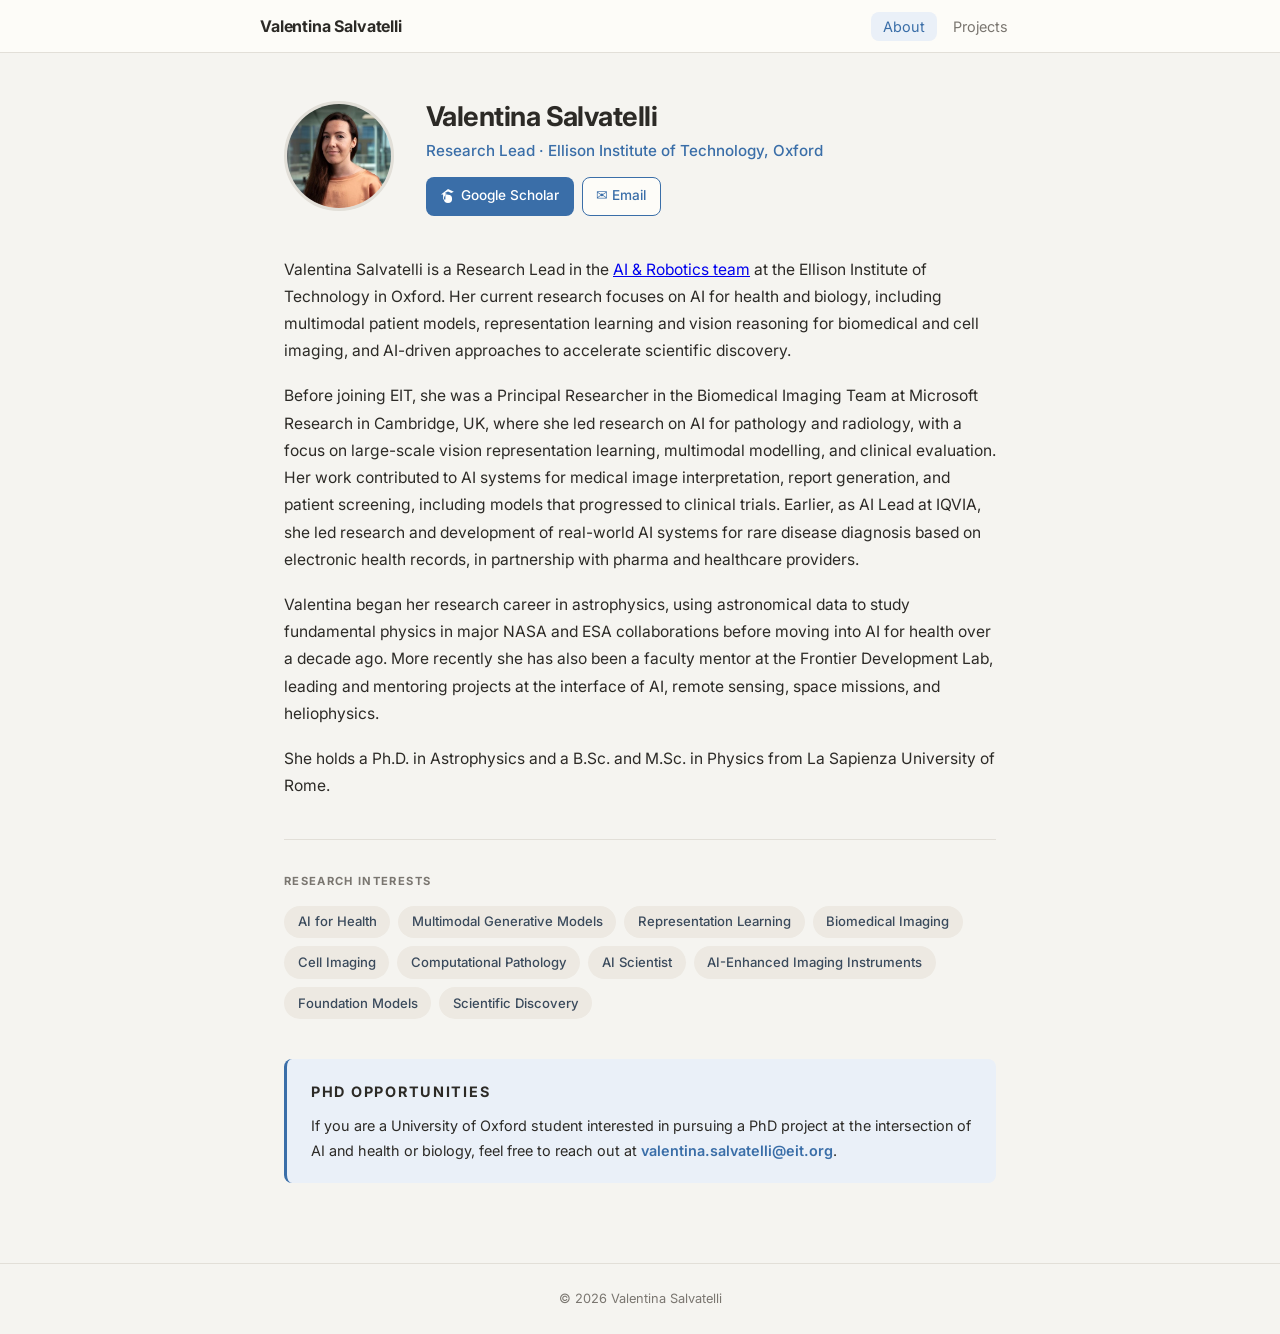
<file: index.html>
<!DOCTYPE html>
<html lang="en">
<head>
  <meta charset="UTF-8" />
  <meta name="viewport" content="width=device-width, initial-scale=1.0" />
  <title>Valentina Salvatelli</title>
  <meta name="description" content="Research Lead at the Ellison Institute of Technology. AI for health and biology." />
  <link rel="stylesheet" href="style.css" />
</head>
<body>

  <!-- ── Navigation ── -->
  <nav>
    <div class="nav-inner">
      <a class="nav-brand" href="index.html">Valentina Salvatelli</a>
      <ul class="nav-links">
        <li><a href="index.html" class="active">About</a></li>
        <li><a href="projects.html">Projects</a></li>
      </ul>
    </div>
  </nav>

  <!-- ── Main ── -->
  <main>

    <!-- Profile header -->
    <div class="profile-header">
      <img class="profile-photo" src="photo.jpg" alt="Valentina Salvatelli" />

      <div class="profile-info">
        <h1>Valentina Salvatelli</h1>
        <p class="role">Research Lead · Ellison Institute of Technology, Oxford</p>
        <div class="profile-links">
          <a class="btn btn-primary"
             href="https://scholar.google.com/citations?user=rnFXIR4AAAAJ&hl=it"
             target="_blank" rel="noopener">
            <svg width="14" height="14" viewBox="0 0 24 24" fill="currentColor" aria-hidden="true">
              <path d="M12 24a7 7 0 1 1 0-14 7 7 0 0 1 0 14zm0-24L0 9.5h3.64v8.43h3.93V9.5H12l10-4.77L12 0zM12 4.11l5.55 2.64L12 9.38 6.45 6.75 12 4.11z"/>
            </svg>
            Google Scholar
          </a>
          <a class="btn btn-outline"
             href="mailto:valentina.salvatelli@eit.org"> 
            ✉ Email
          </a>
        </div>
      </div>
    </div>

    <!-- Bio -->
    <section class="bio" aria-label="Biography">
  <p>
    Valentina Salvatelli is a Research Lead in the <a href="https://eit.org/air" target="_blank" rel="noopener">AI &amp; Robotics team</a> at the Ellison Institute of
    Technology in Oxford. Her current research focuses on AI for health and biology, including
    multimodal patient models, representation learning and vision reasoning for biomedical and
    cell imaging, and AI-driven approaches to accelerate scientific discovery.
  </p>
  <p>
    Before joining EIT, she was a Principal Researcher in the Biomedical Imaging Team at Microsoft 
    Research in Cambridge, UK, where she led research on AI for pathology and radiology, with a 
    focus on large-scale vision representation learning, multimodal modelling, and clinical evaluation. 
    Her work contributed to AI systems for medical image interpretation, report generation, and patient screening,
    including models that progressed to clinical trials. Earlier, as AI Lead at IQVIA, she led
    research and development of real-world AI systems for rare disease diagnosis based on
    electronic health records, in partnership with pharma and healthcare providers.
  </p>
  <p>
    Valentina began her research career in astrophysics, using astronomical data to study fundamental
    physics in major NASA and ESA collaborations before moving into AI for health over a decade
    ago. More recently she has also been a faculty mentor at the Frontier Development Lab, leading and
    mentoring projects at the interface of AI, remote sensing, space missions, and heliophysics.
  </p>
  <p>
    She holds a Ph.D. in Astrophysics and a B.Sc. and M.Sc. in Physics from La Sapienza University of Rome.
  </p>
</section>
    <!-- Research interests -->
    <section class="research-section" aria-label="Research interests">
      <p class="section-title">Research Interests</p>
      <div class="tags">
        <span class="tag">AI for Health</span>
        <span class="tag">Multimodal Generative Models</span>
        <span class="tag">Representation Learning</span>
        <span class="tag">Biomedical Imaging</span>
        <span class="tag">Cell Imaging</span>
        <span class="tag">Computational Pathology</span>
        <span class="tag">AI Scientist</span>
        <span class="tag">AI-Enhanced Imaging Instruments</span>
        <span class="tag">Foundation Models</span>
        <span class="tag">Scientific Discovery</span>
      </div>
    </section>

    <!-- PhD / contact callout -->
    <section class="contact-section" aria-label="PhD opportunities">
      <p class="section-title" style="margin-bottom:0.5rem;">PhD Opportunities</p>
      <p>
        If you are a University of Oxford student interested in pursuing a PhD project at the
        intersection of AI and health or biology, feel free to reach out at
        <a href="mailto:valentina.salvatelli@eit.org">valentina.salvatelli@eit.org</a>.
      </p>
    </section>

  </main>

  <footer>
    <p>&copy; <span id="yr"></span> Valentina Salvatelli</p>
  </footer>

  <script>document.getElementById('yr').textContent = new Date().getFullYear();</script>
</body>
</html>
</file>
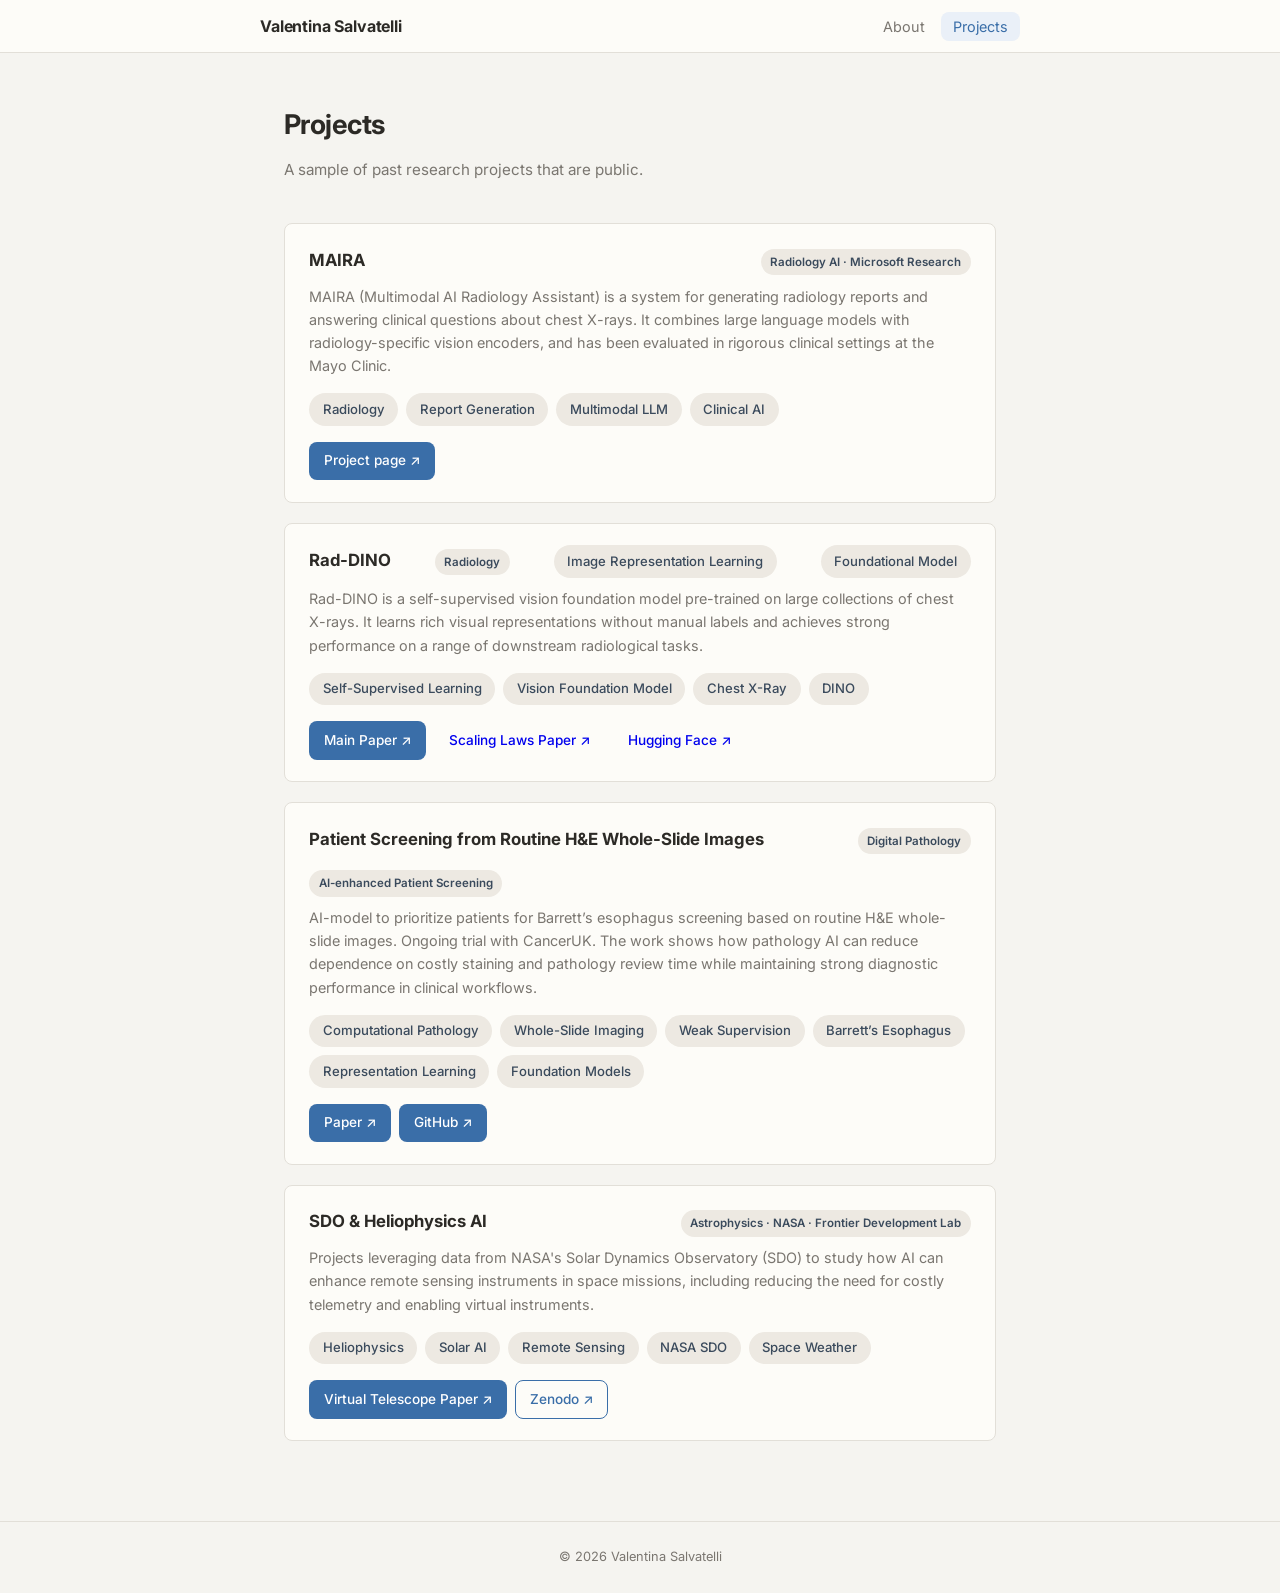
<file: projects.html>
<!DOCTYPE html>
<html lang="en">
<head>
  <meta charset="UTF-8" />
  <meta name="viewport" content="width=device-width, initial-scale=1.0" />
  <title>Projects · Valentina Salvatelli</title>
  <meta name="description" content="Selected research projects by Valentina Salvatelli." />
  <link rel="stylesheet" href="style.css" />
</head>
<body>

  <!-- ── Navigation ── -->
  <nav>
    <div class="nav-inner">
      <a class="nav-brand" href="index.html">Valentina Salvatelli</a>
      <ul class="nav-links">
        <li><a href="index.html">About</a></li>
        <li><a href="projects.html" class="active">Projects</a></li>
      </ul>
    </div>
  </nav>

  <!-- ── Main ── -->
  <main>
    <h1 style="font-size:1.7rem; font-weight:700; letter-spacing:-0.02em; margin-bottom:0.5rem;">
      Projects
    </h1>
    <p class="projects-intro">
      A sample of past research projects that are public.

    <div class="projects-grid">

      <!-- MAIRA -->
      <article class="project-card">
        <div class="project-card-header">
          <h2>MAIRA</h2>
          <span class="project-badge">Radiology AI · Microsoft Research</span>
        </div>
        <p class="desc">
          MAIRA (Multimodal AI Radiology Assistant) is a system for generating radiology
          reports and answering clinical questions about chest X-rays. It combines large
          language models with radiology-specific vision encoders, and has been evaluated
          in rigorous clinical settings at the Mayo Clinic.
        </p>
        <div class="tags">
          <span class="tag">Radiology</span>
          <span class="tag">Report Generation</span>
          <span class="tag">Multimodal LLM</span>
          <span class="tag">Clinical AI</span>
        </div>
        <div class="project-links">
          <a class="btn btn-primary"
             href="https://www.microsoft.com/en-us/research/project/project-maira/publications/"
             target="_blank" rel="noopener">Project page ↗</a>
          <!-- Add paper / arXiv / GitHub links here -->
        </div>
      </article>
        <!-- Rad-DINO -->
        <article class="project-card">
        <div class="project-card-header">
            <h2>Rad-DINO</h2>
            <span class="project-badge">Radiology</span>
             <span class="tag">Image Representation Learning</span>
             <span class="tag">Foundational Model</span>
        </div>

        <p class="desc">
            Rad-DINO is a self-supervised vision foundation model pre-trained on large
            collections of chest X-rays. It learns rich visual representations without
            manual labels and achieves strong performance on a range of downstream
            radiological tasks.
        </p>

        <div class="tags">
            <span class="tag">Self-Supervised Learning</span>
            <span class="tag">Vision Foundation Model</span>
            <span class="tag">Chest X-Ray</span>
            <span class="tag">DINO</span>
        </div>

        <div class="project-links">
            <a class="btn btn-primary"
            href="https://www.nature.com/articles/s42256-024-00965-w"
            target="_blank" rel="noopener">
            Main Paper ↗
            </a>

            <a class="btn btn-secondary"
            href="https://arxiv.org/abs/2509.12818"
            target="_blank" rel="noopener">
            Scaling Laws Paper ↗
            </a>

            <a class="btn btn-secondary"
            href="https://huggingface.co/microsoft/rad-dino"
            target="_blank" rel="noopener">
            Hugging Face ↗
            </a>

        </div>
        </article>

      <!-- HistoProject -->
      <article class="project-card">
        <div class="project-card-header">
          <h2>Patient Screening from Routine H&amp;E Whole-Slide Images</h2>
          <span class="project-badge">Digital Pathology</span>
          <span class="project-badge">AI-enhanced Patient Screening</span>
        </div>
        <p class="desc">
          AI-model to prioritize patients for Barrett’s esophagus screening based on routine H&amp;E whole-slide images. Ongoing trial with CancerUK.
          The work shows how
          pathology AI can reduce dependence on costly staining and pathology review time while
          maintaining strong diagnostic performance in clinical workflows.
        </p>
        <div class="tags">
          <span class="tag">Computational Pathology</span>
          <span class="tag">Whole-Slide Imaging</span>
          <span class="tag">Weak Supervision</span>
          <span class="tag">Barrett’s Esophagus</span>
          <span class="tag">Representation Learning</span>
          <span class="tag">Foundation Models</span>
        </div>
        <div class="project-links">
            <a class="btn btn-primary"
             href="https://www.nature.com/articles/s41467-024-46174-2"
             target="_blank" rel="noopener">Paper ↗</a>

             <a class="btn btn-primary"
             href="https://github.com/microsoft/hi-ml"
             target="_blank" rel="noopener">GitHub ↗</a>
            
        </div>
      </article>

      <!-- SDO / Heliophysics -->
      <article class="project-card">
        <div class="project-card-header">
          <h2>SDO &amp; Heliophysics AI</h2>
          <span class="project-badge">Astrophysics · NASA · Frontier Development Lab</span>
        </div>
        <p class="desc">
          Projects leveraging data from NASA's Solar Dynamics Observatory (SDO) to study 
          how AI can enhance remote sensing instruments in space missions, including reducing the need for costly telemetry 
          and enabling virtual instruments.
        </p>
        <div class="tags">
          <span class="tag">Heliophysics</span>
          <span class="tag">Solar AI</span>
          <span class="tag">Remote Sensing</span>
          <span class="tag">NASA SDO</span>
          <span class="tag">Space Weather</span>
        </div>
        <div class="project-links">
           <a class="btn btn-primary"
             href="https://iopscience.iop.org/article/10.3847/1538-4357/ac867b"
             target="_blank" rel="noopener">Virtual Telescope Paper ↗</a>

           <a class="btn btn-outline"
             href="https://zenodo.org/records/6954828"
             target="_blank" rel="noopener">Zenodo ↗</a>
           
        </div>
      </article>

    </div>
  </main>

  <footer>
    <p>&copy; <span id="yr"></span> Valentina Salvatelli</p>
  </footer>

  <script>document.getElementById('yr').textContent = new Date().getFullYear();</script>
</body>
</html>
</file>
<file: style.css>
@import url('https://fonts.googleapis.com/css2?family=Inter:wght@400;500;600;700&display=swap');

/* ─── Reset & base ─────────────────────────────────────────── */
*, *::before, *::after { box-sizing: border-box; margin: 0; padding: 0; }

:root {
  --bg:        #f5f4f0;
  --surface:   #fdfcf8;
  --border:    #e2dfd8;
  --text:      #2c2a26;
  --muted:     #7a7670;
  --accent:    #3a6ea8;
  --accent-lt: #eaf0f8;
  --tag-bg:    #ede9e2;
  --tag-fg:    #3a4a5c;
  --radius:    8px;
  --max-w:     760px;
  --mono:      'SFMono-Regular', Consolas, 'Liberation Mono', Menlo, monospace;
}

html { font-size: 16px; scroll-behavior: smooth; }

body {
  background: var(--bg);
  color: var(--text);
  font-family: 'Inter', -apple-system, BlinkMacSystemFont, 'Segoe UI', Roboto, Helvetica, Arial, sans-serif;
  line-height: 1.75;
  -webkit-font-smoothing: antialiased;
}

/* ─── Nav ──────────────────────────────────────────────────── */
nav {
  position: sticky;
  top: 0;
  z-index: 100;
  background: var(--surface);
  border-bottom: 1px solid var(--border);
  padding: 0 1.5rem;
}

.nav-inner {
  max-width: var(--max-w);
  margin: 0 auto;
  display: flex;
  align-items: center;
  justify-content: space-between;
  height: 3.25rem;
}

.nav-brand {
  font-weight: 700;
  font-size: 1rem;
  color: var(--text);
  text-decoration: none;
  letter-spacing: -0.01em;
}

.nav-links {
  display: flex;
  gap: 0.25rem;
  list-style: none;
}

.nav-links a {
  text-decoration: none;
  color: var(--muted);
  font-size: 0.9rem;
  padding: 0.35rem 0.75rem;
  border-radius: var(--radius);
  transition: color 0.15s, background 0.15s;
}

.nav-links a:hover,
.nav-links a.active {
  color: var(--accent);
  background: var(--accent-lt);
}

/* ─── Main container ───────────────────────────────────────── */
main {
  max-width: var(--max-w);
  margin: 0 auto;
  padding: 3rem 1.5rem 5rem;
}

/* ─── About page ───────────────────────────────────────────── */
.profile-header {
  display: flex;
  align-items: flex-start;
  gap: 2rem;
  margin-bottom: 2.5rem;
}

.profile-photo {
  width: 110px;
  height: 110px;
  border-radius: 50%;
  object-fit: cover;
  flex-shrink: 0;
  border: 3px solid var(--border);
  background: var(--border);
}

.profile-photo-placeholder {
  width: 110px;
  height: 110px;
  border-radius: 50%;
  flex-shrink: 0;
  background: var(--accent-lt);
  border: 3px solid var(--border);
  display: flex;
  align-items: center;
  justify-content: center;
  font-size: 2.5rem;
  color: var(--accent);
}

.profile-info h1 {
  font-size: 1.7rem;
  font-weight: 700;
  line-height: 1.2;
  margin-bottom: 0.3rem;
  letter-spacing: -0.02em;
}

.profile-info .role {
  color: var(--accent);
  font-size: 0.95rem;
  font-weight: 500;
  margin-bottom: 0.75rem;
}

.profile-links {
  display: flex;
  flex-wrap: wrap;
  gap: 0.5rem;
}

.btn {
  display: inline-flex;
  align-items: center;
  gap: 0.4rem;
  padding: 0.4rem 0.85rem;
  border-radius: var(--radius);
  font-size: 0.85rem;
  font-weight: 500;
  text-decoration: none;
  transition: background 0.15s, color 0.15s;
  border: 1px solid transparent;
}

.btn-primary {
  background: var(--accent);
  color: #fff;
}
.btn-primary:hover { background: #245888; }

.btn-outline {
  background: var(--surface);
  color: var(--accent);
  border-color: var(--accent);
}
.btn-outline:hover { background: var(--accent-lt); }

/* ─── Bio ──────────────────────────────────────────────────── */
.bio p {
  margin-bottom: 1.1rem;
  color: var(--text);
  font-size: 0.975rem;
}

.bio p:last-child { margin-bottom: 0; }

/* ─── Section titles ───────────────────────────────────────── */
.section-title {
  font-size: 0.7rem;
  font-weight: 700;
  letter-spacing: 0.12em;
  text-transform: uppercase;
  color: var(--muted);
  margin-bottom: 0.85rem;
}

/* ─── Research interests ───────────────────────────────────── */
.research-section {
  margin-top: 2.5rem;
  padding-top: 2rem;
  border-top: 1px solid var(--border);
}

.tags {
  display: flex;
  flex-wrap: wrap;
  gap: 0.5rem;
}

.tag {
  background: var(--tag-bg);
  color: var(--tag-fg);
  border-radius: 999px;
  padding: 0.3rem 0.85rem;
  font-size: 0.82rem;
  font-weight: 500;
}

/* ─── Contact / PhD section ────────────────────────────────── */
.contact-section {
  margin-top: 2.5rem;
  padding: 1.25rem 1.5rem;
  background: var(--accent-lt);
  border-radius: var(--radius);
  border-left: 3px solid var(--accent);
}

.contact-section p {
  font-size: 0.9rem;
  color: var(--text);
}

.contact-section a {
  color: var(--accent);
  font-weight: 600;
  text-decoration: none;
}
.contact-section a:hover { text-decoration: underline; }

/* ─── Projects page ────────────────────────────────────────── */
.projects-intro {
  margin-bottom: 2.5rem;
  color: var(--muted);
  font-size: 0.95rem;
}

.projects-grid {
  display: grid;
  grid-template-columns: 1fr;
  gap: 1.25rem;
}

.project-card {
  background: var(--surface);
  border: 1px solid var(--border);
  border-radius: var(--radius);
  padding: 1.35rem 1.5rem;
  transition: box-shadow 0.15s, border-color 0.15s;
}

.project-card:hover {
  border-color: var(--accent);
  box-shadow: 0 2px 12px rgba(45, 106, 159, 0.1);
}

.project-card-header {
  display: flex;
  align-items: baseline;
  justify-content: space-between;
  gap: 1rem;
  margin-bottom: 0.6rem;
  flex-wrap: wrap;
}

.project-card h2 {
  font-size: 1.05rem;
  font-weight: 700;
  color: var(--text);
}

.project-badge {
  font-size: 0.72rem;
  font-weight: 600;
  padding: 0.2rem 0.6rem;
  border-radius: 999px;
  background: var(--tag-bg);
  color: var(--tag-fg);
  white-space: nowrap;
  flex-shrink: 0;
}

.project-card .desc {
  font-size: 0.9rem;
  color: var(--muted);
  margin-bottom: 1rem;
  line-height: 1.6;
}

.project-card .tags { margin-bottom: 1rem; }

.project-links {
  display: flex;
  flex-wrap: wrap;
  gap: 0.5rem;
}

/* ─── Footer ───────────────────────────────────────────────── */
footer {
  border-top: 1px solid var(--border);
  text-align: center;
  padding: 1.5rem 1rem;
  font-size: 0.8rem;
  color: var(--muted);
}

/* ─── Responsive ───────────────────────────────────────────── */
@media (max-width: 540px) {
  .profile-header { flex-direction: column; align-items: center; text-align: center; }
  .profile-links  { justify-content: center; }
  .nav-brand      { font-size: 0.9rem; }
}
</file>
